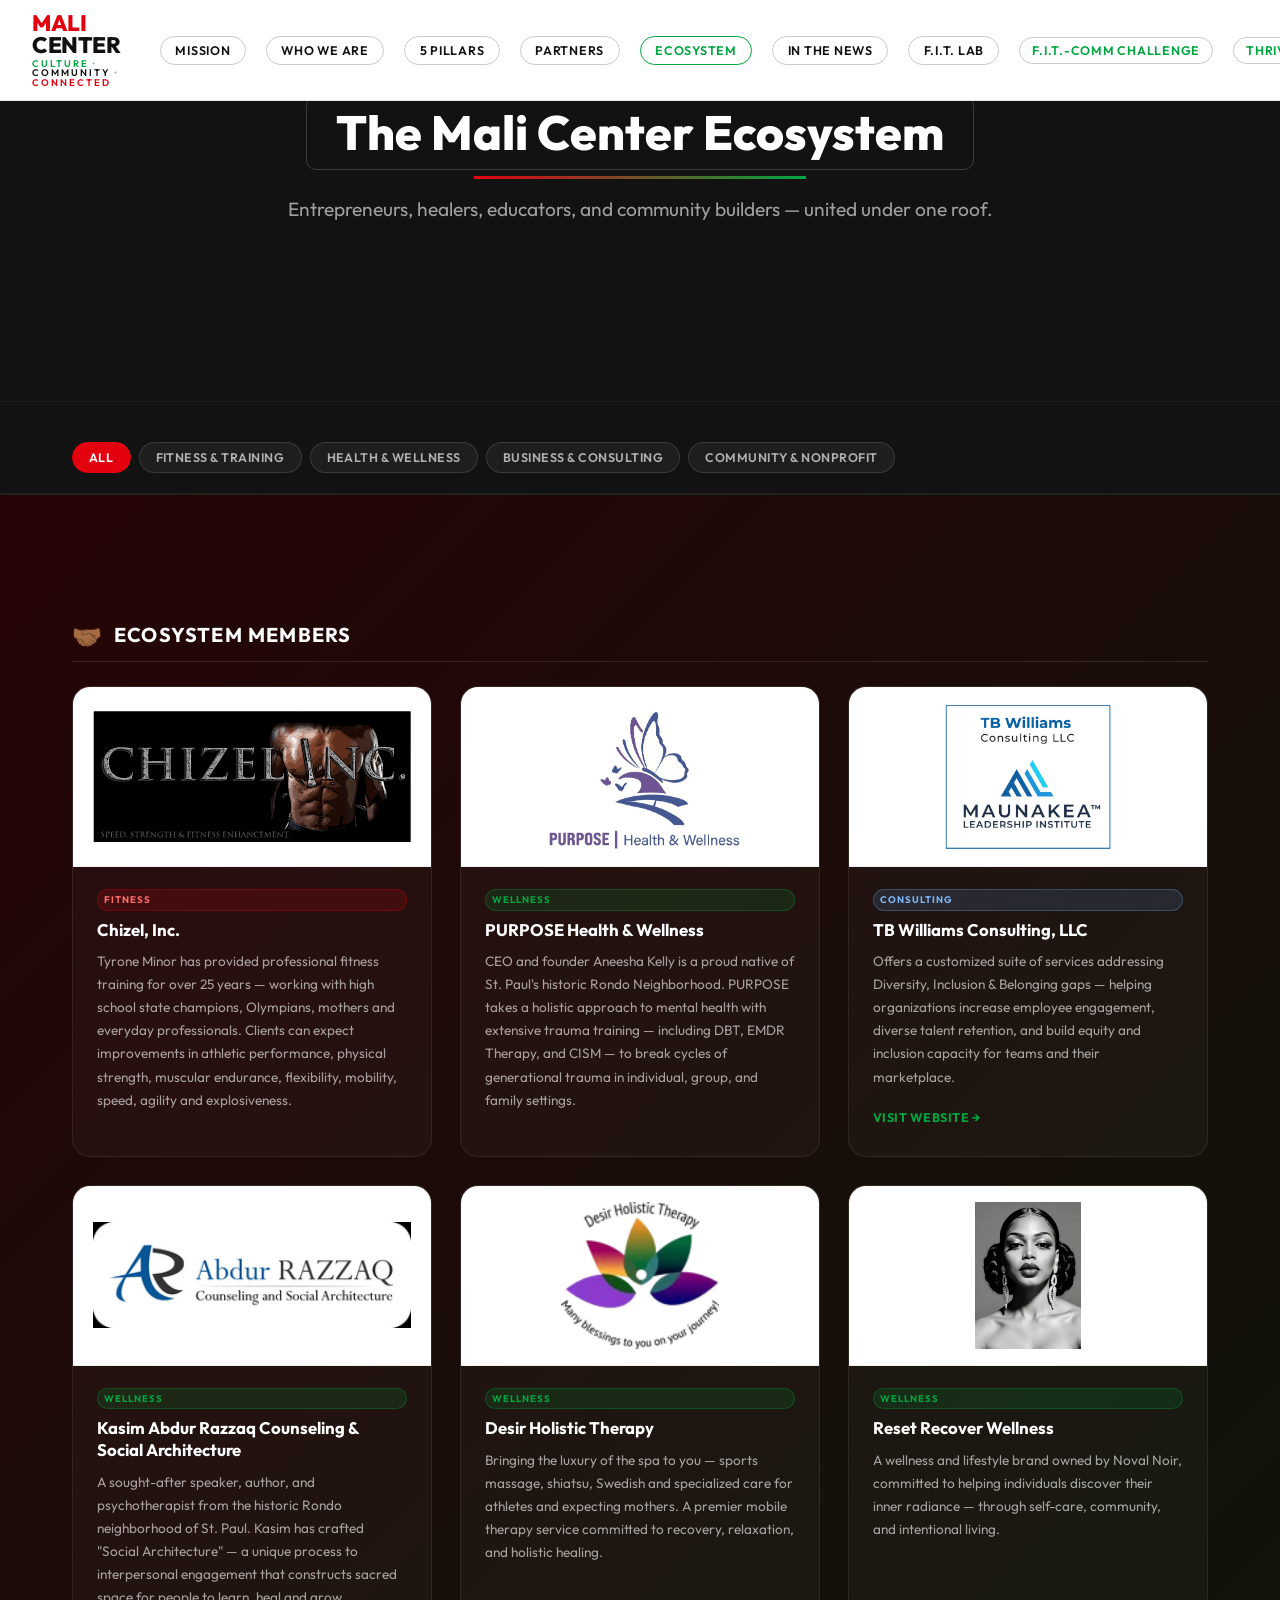
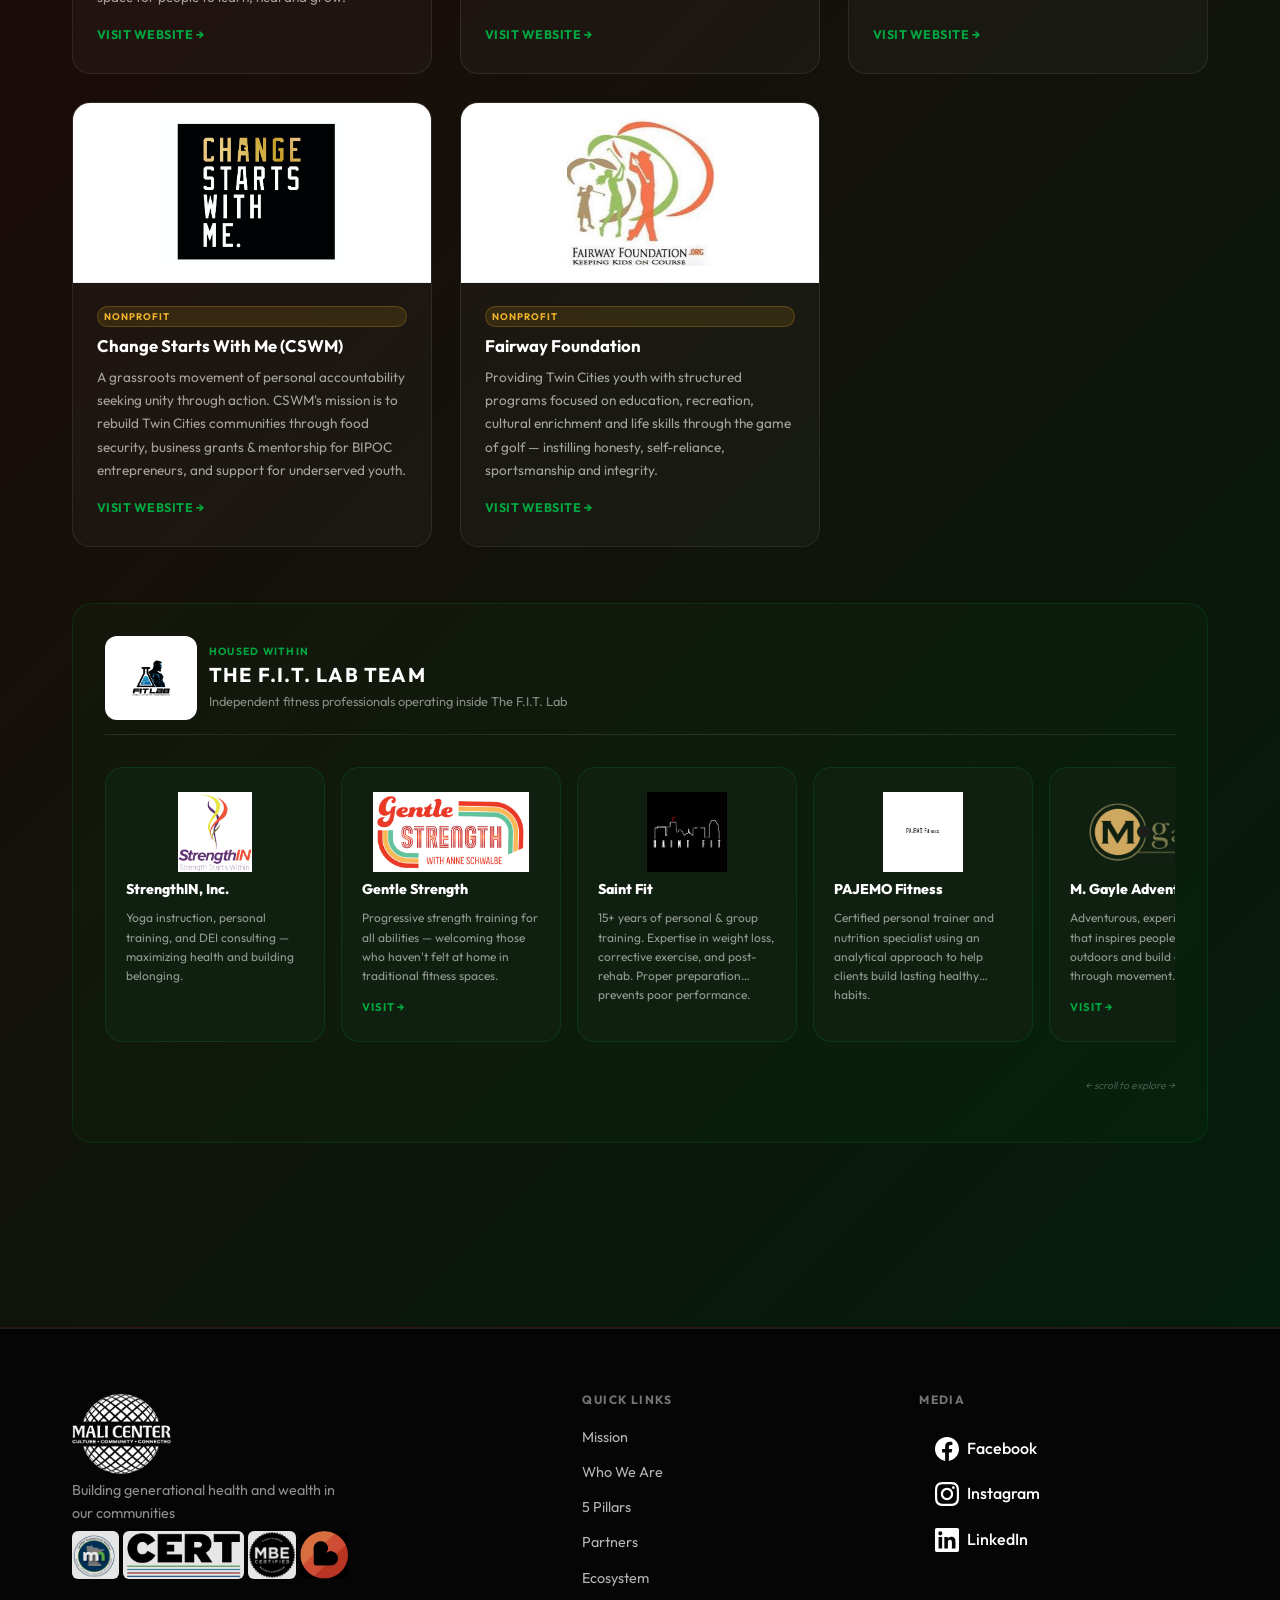
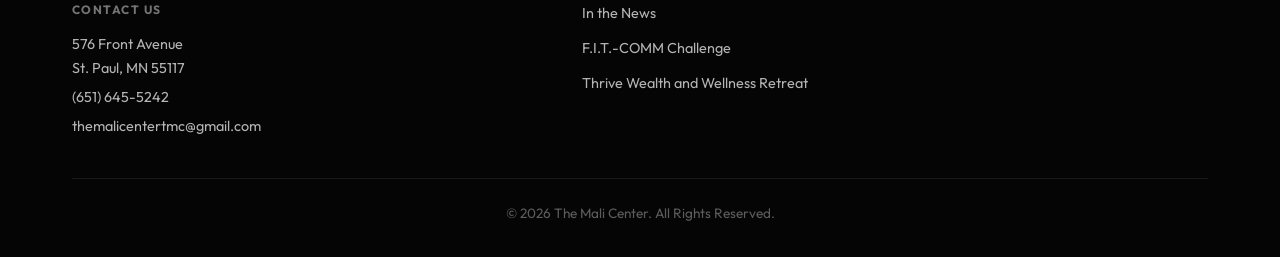
<file: ecosystem.html>
<!DOCTYPE html>
<html lang="en">

<head>
    <meta charset="UTF-8">
    <meta name="viewport" content="width=device-width, initial-scale=1.0">
    <meta name="description" content="The Mali Center Ecosystem — entrepreneurs, wellness professionals, and community builders shaping a healthier, wealthier community.">
    <title>The Mali Center Ecosystem | The Mali Center</title>
    <link rel="preconnect" href="https://fonts.googleapis.com">
    <link rel="preconnect" href="https://fonts.gstatic.com" crossorigin>
    <link href="https://fonts.googleapis.com/css2?family=Outfit:wght@300;400;600;800&family=Playfair+Display:wght@700&display=swap" rel="stylesheet">
    <link rel="icon" type="image/png" sizes="32x32" href="assets/images/MC Symbol PNG Files/MC Logo-01.png">
    <link rel="icon" type="image/png" sizes="192x192" href="assets/images/MC Symbol PNG Files/MC Logo-01.png">
    <link rel="apple-touch-icon" href="assets/images/MC Symbol PNG Files/MC Logo-01.png">
    <link rel="stylesheet" href="style.css">
</head>

<body>
    <!-- Navbar -->
    <nav class="navbar">
        <div class="nav-container">
            <div class="logo">
                <a href="index.html" class="logo-lockup">
                    <div>
                        <h1><span class="mali">MALI</span> <span class="center">CENTER</span></h1>
                        <p class="tagline"><span class="culture">CULTURE</span> &bull; <span class="community">COMMUNITY</span> &bull; <span class="connected">CONNECTED</span></p>
                    </div>
                </a>
            </div>
            <ul class="nav-links">
                <li><a href="index.html#mission-vision">Mission</a></li>
                <li><a href="index.html#about">Who We Are</a></li>
                <li><a href="index.html#pillars">5 Pillars</a></li>
                <li><a href="partners.html">Partners</a></li>
                <li><a href="ecosystem.html" class="nav-active">Ecosystem</a></li>
                <li><a href="media.html">In the News</a></li>
                <li><a href="https://thefitlabinc.com/" target="_blank" rel="noopener noreferrer">F.I.T. Lab</a></li>
                <li><a href="https://fitcommchallenge.com/index.html" target="_blank" rel="noopener noreferrer" class="nav-fitcomm">F.I.T.-COMM Challenge</a></li>
                <li><a href="https://thrivewealthandwellness.com" target="_blank" rel="noopener noreferrer" class="nav-fitcomm">Thrive Wealth and Wellness Retreat</a></li>
            </ul>
            <button class="nav-toggle" aria-label="Toggle menu">
                <span></span>
                <span></span>
                <span></span>
            </button>
        </div>
    </nav>

    <!-- Page Header -->
    <section class="section dark-bg page-header">
        <div class="container text-center">
            <h1 class="section-title reveal">The Mali Center Ecosystem</h1>
            <p class="subtitle reveal">Entrepreneurs, healers, educators, and community builders — united under one roof.</p>
        </div>
    </section>

    <!-- Category Filter -->
    <div class="eco-filter-section accent-bg">
        <div class="container">
            <div class="eco-filter-bar">
                <button class="eco-filter-btn active" data-filter="all">All</button>
                <button class="eco-filter-btn" data-filter="fitness">Fitness &amp; Training</button>
                <button class="eco-filter-btn" data-filter="wellness">Health &amp; Wellness</button>
                <button class="eco-filter-btn" data-filter="consulting">Business &amp; Consulting</button>
                <button class="eco-filter-btn" data-filter="community">Community &amp; Nonprofit</button>
            </div>
        </div>
    </div>

    <!-- Ecosystem Grid -->
    <section class="section accent-bg">
        <div class="container">

            <!-- Ecosystem Members -->
            <div class="eco-category-section" id="eco-section-members">
                <div class="eco-category-header">
                    <span class="eco-category-icon">🤝🏾</span>
                    <h2 class="eco-category-title">Ecosystem Members</h2>
                </div>
                <div class="ecosystem-grid">

                    <div class="eco-card reveal-up" data-type="fitness">
                        <div class="eco-card-logo">
                            <img src="assets/images/Ecosystem_&_community_partner_logos_plus_CERT_&_Targeted_Business_logos/chizel_logo%5B1%5D%20%281%29.svg" alt="Chizel, Inc." onerror="this.parentNode.classList.add('eco-card-logo--fallback');this.style.display='none';this.parentNode.innerHTML='<span>Chizel, Inc.</span>'">
                        </div>
                        <div class="eco-card-body">
                            <span class="eco-type-badge eco-type-fitness">Fitness</span>
                            <h3 class="eco-card-name">Chizel, Inc.</h3>
                            <p class="eco-card-desc">Tyrone Minor has provided professional fitness training for over 25 years — working with high school state champions, Olympians, mothers and everyday professionals. Clients can expect improvements in athletic performance, physical strength, muscular endurance, flexibility, mobility, speed, agility and explosiveness.</p>
                        </div>
                    </div>

                    <div class="eco-card reveal-up" data-type="wellness" style="transition-delay:0.06s">
                        <div class="eco-card-logo">
                            <img src="assets/images/Ecosystem_&_community_partner_logos_plus_CERT_&_Targeted_Business_logos/purpose_logo.jpg" alt="PURPOSE Health &amp; Wellness" onerror="this.parentNode.classList.add('eco-card-logo--fallback');this.style.display='none';this.parentNode.innerHTML='<span>PURPOSE Health &amp; Wellness</span>'">
                        </div>
                        <div class="eco-card-body">
                            <span class="eco-type-badge eco-type-wellness">Wellness</span>
                            <h3 class="eco-card-name">PURPOSE Health &amp; Wellness</h3>
                            <p class="eco-card-desc">CEO and founder Aneesha Kelly is a proud native of St. Paul's historic Rondo Neighborhood. PURPOSE takes a holistic approach to mental health with extensive trauma training — including DBT, EMDR Therapy, and CISM — to break cycles of generational trauma in individual, group, and family settings.</p>
                        </div>
                    </div>

                    <div class="eco-card reveal-up" data-type="consulting" style="transition-delay:0.09s">
                        <div class="eco-card-logo">
                            <img src="assets/images/Ecosystem_&_community_partner_logos_plus_CERT_&_Targeted_Business_logos/TBWC%20and%20MLI%20Logo%20.png" alt="TB Williams Consulting" onerror="this.parentNode.classList.add('eco-card-logo--fallback');this.style.display='none';this.parentNode.innerHTML='<span>TB Williams Consulting</span>'">
                        </div>
                        <div class="eco-card-body">
                            <span class="eco-type-badge eco-type-consulting">Consulting</span>
                            <h3 class="eco-card-name">TB Williams Consulting, LLC</h3>
                            <p class="eco-card-desc">Offers a customized suite of services addressing Diversity, Inclusion &amp; Belonging gaps — helping organizations increase employee engagement, diverse talent retention, and build equity and inclusion capacity for teams and their marketplace.</p>
                            <a href="https://tbwilliamsconsulting.com" target="_blank" rel="noopener noreferrer" class="eco-card-link">Visit Website →</a>
                        </div>
                    </div>

                    <div class="eco-card reveal-up" data-type="wellness" style="transition-delay:0.12s">
                        <div class="eco-card-logo">
                            <img src="assets/images/abdur-razzaq-letter-logo-with-shape-transparent-background.jpeg" alt="Abdur Razzaq Counseling and Social Architecture" onerror="this.parentNode.classList.add('eco-card-logo--fallback');this.style.display='none';this.parentNode.innerHTML='<span>Abdur Razzaq</span>'">
                        </div>
                        <div class="eco-card-body">
                            <span class="eco-type-badge eco-type-wellness">Wellness</span>
                            <h3 class="eco-card-name">Kasim Abdur Razzaq Counseling &amp; Social Architecture</h3>
                            <p class="eco-card-desc">A sought-after speaker, author, and psychotherapist from the historic Rondo neighborhood of St. Paul. Kasim has crafted "Social Architecture" — a unique process to interpersonal engagement that constructs sacred space for people to learn, heal and grow.</p>
                            <a href="https://www.razzaqcounseling.com" target="_blank" rel="noopener noreferrer" class="eco-card-link">Visit Website →</a>
                        </div>
                    </div>

                    <div class="eco-card reveal-up" data-type="wellness" style="transition-delay:0.15s">
                        <div class="eco-card-logo">
                            <img src="assets/images/Ecosystem_&_community_partner_logos_plus_CERT_&_Targeted_Business_logos/logo_Desir-Holistic-Therapy.png" alt="Desir Holistic Therapy" onerror="this.parentNode.classList.add('eco-card-logo--fallback');this.style.display='none';this.parentNode.innerHTML='<span>Desir Holistic Therapy</span>'">
                        </div>
                        <div class="eco-card-body">
                            <span class="eco-type-badge eco-type-wellness">Wellness</span>
                            <h3 class="eco-card-name">Desir Holistic Therapy</h3>
                            <p class="eco-card-desc">Bringing the luxury of the spa to you — sports massage, shiatsu, Swedish and specialized care for athletes and expecting mothers. A premier mobile therapy service committed to recovery, relaxation, and holistic healing.</p>
                            <a href="https://expertbodyhealer.com/" target="_blank" rel="noopener noreferrer" class="eco-card-link">Visit Website →</a>
                        </div>
                    </div>

                    <div class="eco-card reveal-up" data-type="wellness" style="transition-delay:0.18s">
                        <div class="eco-card-logo">
                            <img src="assets/images/Ecosystem_&_community_partner_logos_plus_CERT_&_Targeted_Business_logos/noval_noir_portrait_bw-_OmqKFdp.jpeg" alt="Reset Recover Wellness" onerror="this.parentNode.classList.add('eco-card-logo--fallback');this.style.display='none';this.parentNode.innerHTML='<span>Reset Recover Wellness</span>'">
                        </div>
                        <div class="eco-card-body">
                            <span class="eco-type-badge eco-type-wellness">Wellness</span>
                            <h3 class="eco-card-name">Reset Recover Wellness</h3>
                            <p class="eco-card-desc">A wellness and lifestyle brand owned by Noval Noir, committed to helping individuals discover their inner radiance — through self-care, community, and intentional living.</p>
                            <a href="https://novalnoir.com" target="_blank" rel="noopener noreferrer" class="eco-card-link">Visit Website →</a>
                        </div>
                    </div>

                    <div class="eco-card reveal-up" data-type="community" style="transition-delay:0.21s">
                        <div class="eco-card-logo">
                            <img src="assets/images/Ecosystem_&_community_partner_logos_plus_CERT_&_Targeted_Business_logos/CSWM%20LOGO.png" alt="Change Starts With Me" onerror="this.parentNode.classList.add('eco-card-logo--fallback');this.style.display='none';this.parentNode.innerHTML='<span>Change Starts With Me</span>'">
                        </div>
                        <div class="eco-card-body">
                            <span class="eco-type-badge eco-type-community">Nonprofit</span>
                            <h3 class="eco-card-name">Change Starts With Me (CSWM)</h3>
                            <p class="eco-card-desc">A grassroots movement of personal accountability seeking unity through action. CSWM's mission is to rebuild Twin Cities communities through food security, business grants &amp; mentorship for BIPOC entrepreneurs, and support for underserved youth.</p>
                            <a href="https://changestartswithme.com" target="_blank" rel="noopener noreferrer" class="eco-card-link">Visit Website →</a>
                        </div>
                    </div>

                    <div class="eco-card reveal-up" data-type="community" style="transition-delay:0.24s">
                        <div class="eco-card-logo">
                            <img src="assets/images/Ecosystem_&_community_partner_logos_plus_CERT_&_Targeted_Business_logos/Fairway%20Foundation.png" alt="Fairway Foundation" onerror="this.parentNode.classList.add('eco-card-logo--fallback');this.style.display='none';this.parentNode.innerHTML='<span>Fairway Foundation</span>'">
                        </div>
                        <div class="eco-card-body">
                            <span class="eco-type-badge eco-type-community">Nonprofit</span>
                            <h3 class="eco-card-name">Fairway Foundation</h3>
                            <p class="eco-card-desc">Providing Twin Cities youth with structured programs focused on education, recreation, cultural enrichment and life skills through the game of golf — instilling honesty, self-reliance, sportsmanship and integrity.</p>
                            <a href="https://fairwayfoundation.org" target="_blank" rel="noopener noreferrer" class="eco-card-link">Visit Website →</a>
                        </div>
                    </div>

                </div>
            </div>

            <!-- F.I.T. Lab Team -->
            <div class="eco-category-section eco-fitlab-section" id="eco-section-fitlab">
                <div class="eco-category-header eco-fitlab-header">
                    <div class="eco-fitlab-logo-wrap">
                        <img src="assets/images/Ecosystem_&_community_partner_logos_plus_CERT_&_Targeted_Business_logos/FIT-LAB-LOGO.png" alt="The F.I.T. Lab" class="eco-fitlab-logo">
                    </div>
                    <div>
                        <p class="eco-fitlab-label">Housed Within</p>
                        <h2 class="eco-category-title">The F.I.T. Lab Team</h2>
                        <p class="eco-fitlab-sub">Independent fitness professionals operating inside The F.I.T. Lab</p>
                    </div>
                </div>
                <div class="fitlab-scroll-track">
                    <div class="fitlab-scroll-inner">

                        <div class="fitlab-card" data-type="fitness">
                            <div class="fitlab-card-logo">
                                <img src="assets/images/Ecosystem_&_community_partner_logos_plus_CERT_&_Targeted_Business_logos/StrengthINVertWtagGrey.jpg" alt="StrengthIN, Inc." onerror="this.style.display='none'">
                            </div>
                            <h3 class="fitlab-card-name">StrengthIN, Inc.</h3>
                            <p class="fitlab-card-desc">Yoga instruction, personal training, and DEI consulting — maximizing health and building belonging.</p>
                        </div>

                        <div class="fitlab-card" data-type="fitness">
                            <div class="fitlab-card-logo">
                                <img src="assets/images/Ecosystem_&_community_partner_logos_plus_CERT_&_Targeted_Business_logos/Gentle%20Strength.png" alt="Gentle Strength" onerror="this.style.display='none'">
                            </div>
                            <h3 class="fitlab-card-name">Gentle Strength</h3>
                            <p class="fitlab-card-desc">Progressive strength training for all abilities — welcoming those who haven't felt at home in traditional fitness spaces.</p>
                            <a href="https://www.gentlestrength.info" target="_blank" rel="noopener noreferrer" class="fitlab-card-link">Visit →</a>
                        </div>

                        <div class="fitlab-card" data-type="fitness">
                            <div class="fitlab-card-logo">
                                <img src="assets/images/Ecosystem_&_community_partner_logos_plus_CERT_&_Targeted_Business_logos/Saint%20Fit%20Logo.png" alt="Saint Fit" onerror="this.style.display='none'">
                            </div>
                            <h3 class="fitlab-card-name">Saint Fit</h3>
                            <p class="fitlab-card-desc">15+ years of personal &amp; group training. Expertise in weight loss, corrective exercise, and post-rehab. Proper preparation prevents poor performance.</p>
                        </div>

                        <div class="fitlab-card" data-type="fitness">
                            <div class="fitlab-card-logo">
                                <img src="assets/images/Ecosystem_&_community_partner_logos_plus_CERT_&_Targeted_Business_logos/Pajemo%20Logo%20Original.svg" alt="PAJEMO Fitness" onerror="this.style.display='none'">
                            </div>
                            <h3 class="fitlab-card-name">PAJEMO Fitness</h3>
                            <p class="fitlab-card-desc">Certified personal trainer and nutrition specialist using an analytical approach to help clients build lasting healthy habits.</p>
                        </div>

                        <div class="fitlab-card" data-type="fitness">
                            <div class="fitlab-card-logo">
                                <img src="assets/images/Ecosystem_&_community_partner_logos_plus_CERT_&_Targeted_Business_logos/MGS.png" alt="M. Gayle Adventures" onerror="this.style.display='none'">
                            </div>
                            <h3 class="fitlab-card-name">M. Gayle Adventures</h3>
                            <p class="fitlab-card-desc">Adventurous, experiential fitness that inspires people to get outdoors and build community through movement.</p>
                            <a href="https://mgayleoutdooradventures.com/" target="_blank" rel="noopener noreferrer" class="fitlab-card-link">Visit →</a>
                        </div>

                        <div class="fitlab-card" data-type="fitness">
                            <div class="fitlab-card-logo">
                                <img src="assets/images/Ecosystem_&_community_partner_logos_plus_CERT_&_Targeted_Business_logos/Aspire%20Logo%20Final%20.jpg" alt="Aspire Fitness" onerror="this.style.display='none'">
                            </div>
                            <h3 class="fitlab-card-name">Aspire Fitness</h3>
                            <p class="fitlab-card-desc">Women-owned, judgment-free personal training for all ages, abilities and backgrounds. It is never too late to change your life.</p>
                        </div>

                        <div class="fitlab-card" data-type="fitness">
                            <div class="fitlab-card-logo">
                                <img src="assets/images/Ecosystem_&_community_partner_logos_plus_CERT_&_Targeted_Business_logos/WOWLOGO.png" alt="Workout With Whitney" onerror="this.style.display='none'">
                            </div>
                            <h3 class="fitlab-card-name">WoWW</h3>
                            <p class="fitlab-card-desc">"Come as you are, start where you're at." Women-focused strength training — REAL women, REAL life, BEING well.</p>
                        </div>

                        <div class="fitlab-card" data-type="fitness">
                            <div class="fitlab-card-logo">
                                <img src="assets/images/Ecosystem_&_community_partner_logos_plus_CERT_&_Targeted_Business_logos/FierceFitness.jpg" alt="Fierce Fitness" onerror="this.style.display='none'">
                            </div>
                            <h3 class="fitlab-card-name">Fierce Fitness</h3>
                            <p class="fitlab-card-desc">Certified STRONG by Zumba instructor — her own 40 lb. transformation fuels her passion for helping women achieve their goals.</p>
                        </div>

                        <div class="fitlab-card" data-type="fitness">
                            <div class="fitlab-card-logo">
                                <img src="assets/images/Ecosystem_&_community_partner_logos_plus_CERT_&_Targeted_Business_logos/chizel_logo%5B1%5D%20%281%29.svg" alt="Chizel, Inc." onerror="this.style.display='none'">
                            </div>
                            <h3 class="fitlab-card-name">Chizel, Inc.</h3>
                            <p class="fitlab-card-desc">25+ years of elite-level training. Strength, endurance, explosiveness — from Olympians to everyday pros.</p>
                        </div>

                        <div class="fitlab-card" data-type="fitness">
                            <div class="fitlab-card-logo">
                                <img src="assets/images/2EdgeFitness.jpg" alt="2 Edge Fitness" onerror="this.style.display='none'">
                            </div>
                            <h3 class="fitlab-card-name">2 Edge Fitness</h3>
                            <p class="fitlab-card-desc">Iron sharpens iron. Strength training and coaching with Coach Elisha “E” — NASM Certified Personal Trainer and Pain Free Performance Specialist.</p>
                        </div>

                    </div>
                </div>
                <p class="fitlab-scroll-hint">← scroll to explore →</p>
                </div>

        </div>
    </section>

    <!-- Footer -->
    <footer class="footer">
        <div class="container">
            <div class="footer-inner">
                <div class="footer-brand">
                    <a href="index.html">
                        <img src="assets/images/MALI CENTER LOGO-03.png" alt="The Mali Center" class="logo-img footer-logo-img">
                    </a>
                    <p class="footer-tagline">Building generational health and wealth in our communities</p>
                    <div class="footer-cert-badges">
                        <img src="assets/images/mncert.jpeg" alt="MN Certification" class="footer-cert-img" title="MN Certified">
                        <img src="assets/images/cert.jpeg" alt="Certification" class="footer-cert-img" title="Certified">
                        <img src="assets/images/mbecert.jpeg" alt="MBE Certification" class="footer-cert-img" title="MBE Certified">
                        <img src="assets/images/heart.jpeg" alt="Heart" class="footer-cert-img" title="Heart">
                    </div>
                    <div class="footer-contact">
                        <h3 class="footer-nav-heading">Contact Us</h3>
                        <address>
                            <p>576 Front Avenue<br>St. Paul, MN 55117</p>
                            <p><a href="tel:+16516455242">(651) 645-5242</a></p>
                            <p><a href="mailto:themalicentertmc@gmail.com">themalicentertmc@gmail.com</a></p>
                        </address>
                    </div>
                </div>
                <nav class="footer-nav" aria-label="Footer navigation">
                    <h3 class="footer-nav-heading">Quick Links</h3>
                    <ul>
                        <li><a href="index.html#mission-vision">Mission</a></li>
                        <li><a href="index.html#about">Who We Are</a></li>
                        <li><a href="index.html#pillars">5 Pillars</a></li>
                        <li><a href="partners.html">Partners</a></li>
                        <li><a href="ecosystem.html">Ecosystem</a></li>
                        <li><a href="media.html">In the News</a></li>
                        <li><a href="https://fitcommchallenge.com/index.html" target="_blank" rel="noopener noreferrer">F.I.T.-COMM Challenge</a></li>
                        <li><a href="https://thrivewealthandwellness.com" target="_blank" rel="noopener noreferrer">Thrive Wealth and Wellness Retreat</a></li>
                    </ul>
                </nav>
                <div class="footer-media">
                    <h3 class="footer-nav-heading">Media</h3>
                    <a href="https://www.facebook.com/profile.php?id=61555847968254" target="_blank" rel="noopener noreferrer" class="social-link" aria-label="Facebook">
                        <svg class="social-icon" viewBox="0 0 24 24" fill="currentColor" aria-hidden="true"><path d="M24 12.073c0-6.627-5.373-12-12-12s-12 5.373-12 12c0 5.99 4.388 10.954 10.125 11.854v-8.385H7.078v-3.47h3.047V9.43c0-3.007 1.792-4.669 4.533-4.669 1.312 0 2.686.235 2.686.235v2.953H15.83c-1.491 0-1.956.925-1.956 1.874v2.25h3.328l-.532 3.47h-2.796v8.385C19.612 23.027 24 18.062 24 12.073z"/></svg>
                        <span>Facebook</span>
                    </a>
                    <a href="https://www.instagram.com/themalicenter/" target="_blank" rel="noopener noreferrer" class="social-link" aria-label="Instagram">
                        <svg class="social-icon" viewBox="0 0 24 24" fill="currentColor" aria-hidden="true"><path d="M12 2.163c3.204 0 3.584.012 4.85.07 3.252.148 4.771 1.691 4.919 4.919.058 1.265.069 1.645.069 4.849 0 3.205-.012 3.584-.069 4.849-.149 3.225-1.664 4.771-4.919 4.919-1.266.058-1.644.07-4.85.07-3.204 0-3.584-.012-4.849-.07-3.26-.149-4.771-1.699-4.919-4.92-.058-1.265-.07-1.644-.07-4.849 0-3.204.013-3.583.07-4.849.149-3.227 1.664-4.771 4.919-4.919 1.266-.057 1.645-.069 4.849-.069zm0-2.163c-3.259 0-3.667.014-4.947.072-4.358.2-6.78 2.618-6.98 6.98-.059 1.281-.073 1.689-.073 4.948 0 3.259.014 3.668.072 4.948.2 4.358 2.618 6.78 6.98 6.98 1.281.058 1.689.072 4.948.072 3.259 0 3.668-.014 4.948-.072 4.354-.2 6.782-2.618 6.979-6.98.059-1.28.073-1.689.073-4.948 0-3.259-.014-3.667-.072-4.947-.196-4.354-2.617-6.78-6.979-6.98-1.281-.059-1.69-.073-4.949-.073zm0 5.838c-3.403 0-6.162 2.759-6.162 6.162s2.759 6.163 6.162 6.163 6.162-2.759 6.162-6.163c0-3.403-2.759-6.162-6.162-6.162zm0 10.162c-2.209 0-4-1.79-4-4 0-2.209 1.791-4 4-4s4 1.791 4 4c0 2.21-1.791 4-4 4zm6.406-11.845c-.796 0-1.441.645-1.441 1.44s.645 1.44 1.441 1.44c.795 0 1.439-.645 1.439-1.44s-.644-1.44-1.439-1.44z"/></svg>
                        <span>Instagram</span>
                    </a>
                    <a href="https://www.linkedin.com/company/the-mali-center/" target="_blank" rel="noopener noreferrer" class="social-link" aria-label="LinkedIn">
                        <svg class="social-icon" viewBox="0 0 24 24" fill="currentColor" aria-hidden="true"><path d="M20.447 20.452h-3.554v-5.569c0-1.328-.027-3.037-1.852-3.037-1.853 0-2.136 1.445-2.136 2.939v5.667H9.351V9h3.414v1.561h.046c.477-.9 1.637-1.85 3.37-1.85 3.601 0 4.267 2.37 4.267 5.455v6.286zM5.337 7.433a2.062 2.062 0 01-2.063-2.065 2.064 2.064 0 112.063 2.065zm1.782 13.019H3.555V9h3.564v11.452zM22.225 0H1.771C.792 0 0 .774 0 1.729v20.542C0 23.227.792 24 1.771 24h20.451C23.2 24 24 23.227 24 22.271V1.729C24 .774 23.2 0 22.222 0h.003z"/></svg>
                        <span>LinkedIn</span>
                    </a>
                </div>
            </div>
            <div class="footer-bottom">
                <p>&copy; 2026 The Mali Center. All Rights Reserved.</p>
            </div>
        </div>
    </footer>

    <script src="script.js"></script>
    <script>
        // Ecosystem category filter
        (function() {
            var filterBtns = document.querySelectorAll('.eco-filter-btn');
            var ecoCards = document.querySelectorAll('.eco-card[data-type]');
            var fitlabCards = document.querySelectorAll('.fitlab-card[data-type]');
            var membersSection = document.getElementById('eco-section-members');
            var fitlabSection = document.getElementById('eco-section-fitlab');

            filterBtns.forEach(function(btn) {
                btn.addEventListener('click', function() {
                    filterBtns.forEach(function(b) { b.classList.remove('active'); });
                    btn.classList.add('active');
                    var filter = btn.getAttribute('data-filter');

                    ecoCards.forEach(function(card) {
                        card.style.display = (filter === 'all' || card.getAttribute('data-type') === filter) ? '' : 'none';
                    });

                    fitlabCards.forEach(function(card) {
                        card.style.display = (filter === 'all' || card.getAttribute('data-type') === filter) ? '' : 'none';
                    });

                    if (filter !== 'all') {
                        var visibleInMembers = membersSection.querySelectorAll('.eco-card[data-type="' + filter + '"]').length > 0;
                        var visibleInFitlab = fitlabSection.querySelectorAll('.fitlab-card[data-type="' + filter + '"]').length > 0;
                        membersSection.style.display = visibleInMembers ? '' : 'none';
                        fitlabSection.style.display = visibleInFitlab ? '' : 'none';
                    } else {
                        membersSection.style.display = '';
                        fitlabSection.style.display = '';
                    }
                });
            });
        })();

        // Drag-to-scroll for F.I.T. Lab carousel
        (function() {
            var track = document.querySelector('.fitlab-scroll-track');
            if (!track) return;
            var isDown = false, startX, scrollLeft;
            track.addEventListener('mousedown', function(e) {
                isDown = true;
                track.classList.add('active');
                startX = e.pageX - track.offsetLeft;
                scrollLeft = track.scrollLeft;
            });
            track.addEventListener('mouseleave', function() { isDown = false; track.classList.remove('active'); });
            track.addEventListener('mouseup', function() { isDown = false; track.classList.remove('active'); });
            track.addEventListener('mousemove', function(e) {
                if (!isDown) return;
                e.preventDefault();
                var x = e.pageX - track.offsetLeft;
                var walk = (x - startX) * 1.5;
                track.scrollLeft = scrollLeft - walk;
            });
        })();
    </script>
</body>

</html>
</file>
<file: style.css>
/* --- CSS Reset & Variables --- */
:root {
    /* Brand Colors */
    --clr-black: #050505;
    --clr-dark: #121212;
    --clr-red: #E3000F;
    --clr-green: #00A63F;
    --clr-white: #FFFFFF;
    --clr-gray: #A0A0A0;

    /* Gradients */
    --gradient-accents: linear-gradient(135deg, rgba(227, 0, 15, 0.15) 0%, rgba(0, 166, 63, 0.15) 100%);

    /* Typography */
    --font-main: 'Outfit', sans-serif;
    --font-heading: 'Playfair Display', serif;
    /* For special elegant touch, though Outfit is modern enough. Decided to keep Outfit mostly */

    /* Transitions */
    --trans-smooth: all 0.5s cubic-bezier(0.25, 1, 0.5, 1);
}

* {
    margin: 0;
    padding: 0;
    box-sizing: border-box;
    scroll-behavior: smooth;
}

body {
    background-color: var(--clr-black);
    color: var(--clr-white);
    font-family: var(--font-main);
    line-height: 1.6;
    overflow-x: hidden;
}

/* --- Typography --- */
h1,
h2,
h3,
h4 {
    font-weight: 800;
    line-height: 1.2;
}


.section-title {
    font-size: 3rem;
    margin-bottom: 1.5rem;
    position: relative;
    display: inline-block;
    border: 1.5px solid rgba(255, 255, 255, 0.18);
    border-radius: 10px;
    padding: 0.15em 0.6em;
}

.section-title::after {
    content: '';
    position: absolute;
    bottom: -10px;
    left: 0;
    width: 50%;
    height: 3px;
    background: linear-gradient(90deg, var(--clr-red), var(--clr-green));
}

.text-center .section-title::after {
    left: 25%;
}

p {
    margin-bottom: 1rem;
    color: var(--clr-gray);
    font-size: 1.1rem;
}

.lead-text {
    font-size: 1.5rem;
    font-weight: 300;
    color: var(--clr-white);
    max-width: 900px;
    margin: 0 auto;
    line-height: 1.8;
}

.subtitle {
    font-size: 1.2rem;
    margin-bottom: 3rem;
    color: var(--clr-gray);
}

/* Branding & Logo Colors */
.mali {
    color: var(--clr-red);
}

.center {
    color: #111111;
}

.culture {
    color: var(--clr-green);
    font-size: 0.6rem;
    letter-spacing: 2px;
    font-weight: 600;
}

.community {
    color: #111111;
    font-size: 0.6rem;
    letter-spacing: 2px;
    font-weight: 600;
}

.connected {
    color: var(--clr-red);
    font-size: 0.6rem;
    letter-spacing: 2px;
    font-weight: 600;
}

.highlight-red {
    color: var(--clr-red);
    font-size: 1.5rem;
}

.highlight-green {
    color: var(--clr-green);
    font-size: 1.5rem;
}

.highlight-white {
    color: var(--clr-white);
    font-size: 1.5rem;
}

/* --- Navbar --- */
.navbar {
    position: fixed;
    top: 0;
    width: 100%;
    z-index: 1000;
    padding: 0.75rem 0;
    background: #ffffff;
    backdrop-filter: none;
    -webkit-backdrop-filter: none;
    border-bottom: 1px solid rgba(0, 0, 0, 0.1);
    transition: var(--trans-smooth);
}

.navbar.scrolled {
    padding: 0.5rem 0;
    background: #ffffff;
    box-shadow: 0 4px 20px rgba(0, 0, 0, 0.1);
}

.nav-container {
    max-width: 1400px;
    margin: 0 auto;
    padding: 0 2rem;
    display: flex;
    justify-content: space-between;
    align-items: center;
}

.logo h1 {
    font-size: 1.4rem;
    letter-spacing: -0.5px;
    margin: 0;
    line-height: 1;
}

.logo .tagline {
    margin: 0;
    margin-top: 2px;
    line-height: 1;
    font-size: 0.6rem;
    letter-spacing: 0.1em;
}

.logo {
    padding-right: 2.5rem;
}

.nav-links {
    list-style: none;
    display: flex;
    gap: 1.25rem;
    align-items: center;
    flex-wrap: nowrap;
}

.nav-links li a {
    color: #111111;
    text-decoration: none;
    font-weight: 600;
    font-size: 0.78rem;
    text-transform: uppercase;
    letter-spacing: 0.06em;
    white-space: nowrap;
    transition: color 0.25s ease, background 0.25s ease, border-color 0.25s ease;
    border: 1.5px solid rgba(17, 17, 17, 0.22);
    border-radius: 50px;
    padding: 0.35rem 0.9rem;
}

.nav-links li a:hover {
    color: var(--clr-white);
    background: #111111;
    border-color: #111111;
}

/* --- Hero Section --- */
.hero {
    position: relative;
    height: 100vh;
    display: flex;
    align-items: center;
    justify-content: center;
    text-align: center;
    padding: 0 2rem;
    overflow: hidden;
}

.hero-video {
    position: absolute;
    top: 50%;
    left: 50%;
    min-width: 100%;
    min-height: 100%;
    width: auto;
    height: auto;
    z-index: -2;
    transform: translateX(-50%) translateY(-50%);
    -webkit-transform: translateX(-50%) translateY(-50%);
    object-fit: cover;
    -webkit-object-fit: cover;
}
/* iOS: prevent video from overflowing and ensure inline playback */
@supports (-webkit-touch-callout: none) {
    .hero-video {
        min-height: 100vh;
        min-width: 100vw;
        height: 100%;
        width: 100%;
    }
}

.hero-overlay {
    position: absolute;
    top: 0;
    left: 0;
    width: 100%;
    height: 100%;
    background: linear-gradient(to bottom, rgba(5, 5, 5, 0.6) 0%, rgba(5, 5, 5, 1) 100%);
    z-index: -1;
}

.hero-content {
    max-width: 900px;
    margin-top: 4rem;
}

.hero-title {
    font-size: 4.5rem;
    margin-bottom: 1.5rem;
    background: linear-gradient(to right, #fff, #aaa);
    -webkit-background-clip: text;
    background-clip: text;
    -webkit-text-fill-color: transparent;
    text-shadow: 0 10px 30px rgba(0, 0, 0, 0.5);
}

.hero-subtitle {
    font-size: 1.5rem;
    color: var(--clr-gray);
    margin-bottom: 3rem;
    max-width: 700px;
    margin-left: auto;
    margin-right: auto;
}

.hero-buttons {
    display: flex;
    gap: 1.5rem;
    justify-content: center;
}

/* Buttons */
.btn {
    text-decoration: none;
    padding: 1rem 2.5rem;
    border-radius: 50px;
    font-weight: 600;
    font-size: 1rem;
    letter-spacing: 1px;
    transition: var(--trans-smooth);
    border: 2px solid transparent;
    cursor: pointer;
    display: inline-block;
}

.btn-primary {
    background-color: var(--clr-red);
    color: var(--clr-white);
    box-shadow: 0 4px 20px rgba(227, 0, 15, 0.4);
}

.btn-primary:hover {
    background-color: transparent;
    border-color: var(--clr-red);
    box-shadow: 0 0 30px rgba(227, 0, 15, 0.6);
    transform: translateY(-3px);
}

.btn-secondary {
    background-color: transparent;
    border-color: var(--clr-white);
    color: var(--clr-white);
}

.btn-secondary:hover {
    background-color: var(--clr-white);
    color: var(--clr-black);
    transform: translateY(-3px);
}

/* --- Layout Sections --- */
.section {
    padding: 8rem 0;
    position: relative;
}

.container {
    max-width: 1200px;
    margin: 0 auto;
    padding: 0 2rem;
}

.text-center {
    text-align: center;
}

.dark-bg {
    background-color: var(--clr-dark);
}

.accent-bg {
    background: var(--gradient-accents);
    border-top: 1px solid rgba(255, 255, 255, 0.05);
    border-bottom: 1px solid rgba(255, 255, 255, 0.05);
}

.split-layout {
    display: grid;
    grid-template-columns: 1fr 1fr;
    gap: 4rem;
    align-items: center;
}

.grid-2 {
    display: grid;
    grid-template-columns: 1fr 1fr;
    gap: 3rem;
}

/* Glass Cards */
.glass-card {
    background: rgba(255, 255, 255, 0.03);
    border-radius: 20px;
    padding: 3rem;
    border: 1px solid rgba(255, 255, 255, 0.08);
    backdrop-filter: blur(10px);
    -webkit-backdrop-filter: blur(10px);
    transition: transform 0.3s ease, box-shadow 0.3s ease;
    position: relative;
    overflow: hidden;
}

.glass-card:hover {
    transform: translateY(-5px);
    box-shadow: 0 10px 40px rgba(0, 0, 0, 0.4);
}

.card-title {
    font-size: 2rem;
    margin-bottom: 2rem;
}

/* Decorative Card / Image Collage */
.decorative-card {
    min-height: 400px;
    display: flex;
    flex-direction: column;
    justify-content: center;
    align-items: center;
    text-align: center;
    border: 1px solid rgba(227, 0, 15, 0.3);
}

/* We Believe stacked images */
.believe-img-stack {
    display: flex;
    flex-direction: column;
    gap: 1.25rem;
    min-height: unset;
    position: static;
}

.believe-img-top,
.believe-img-bottom {
    position: static !important;
    width: 100% !important;
    height: 260px;
    object-fit: cover;
    border-radius: 20px;
    display: block;
    box-shadow: 0 15px 35px rgba(0, 0, 0, 0.6);
}

.believe-img-bottom {
    border: 2px solid var(--clr-green);
    box-shadow: 0 20px 40px rgba(0, 0, 0, 0.6);
}

.image-collage {
    position: relative;
    width: 100%;
    min-height: 450px;
    display: flex;
    justify-content: center;
    align-items: center;
}

.collage-img {
    position: absolute;
    border-radius: 15px;
    box-shadow: 0 15px 35px rgba(0, 0, 0, 0.5);
    border: 2px solid rgba(255, 255, 255, 0.1);
    object-fit: cover;
    transition: var(--trans-smooth);
}

.collage-img:hover {
    transform: scale(1.05) translateY(-5px) !important;
    z-index: 10 !important;
    border-color: var(--clr-red);
    box-shadow: 0 20px 40px rgba(227, 0, 15, 0.4);
}

.img-1 {
    width: 65%;
    height: 320px;
    top: 0;
    left: 0;
    z-index: 3;
    transform: rotate(-3deg);
}

.img-2 {
    width: 60%;
    height: 280px;
    bottom: 20px;
    right: 0;
    z-index: 2;
    transform: rotate(4deg);
}

.img-3 {
    width: 55%;
    height: 250px;
    top: 50px;
    left: 20%;
    z-index: 1;
    transform: rotate(1deg);
}

.glow-orb {
    position: absolute;
    width: 250px;
    height: 250px;
    background: radial-gradient(circle, rgba(0, 166, 63, 0.3) 0%, transparent 70%);
    border-radius: 50%;
    top: 50%;
    left: 50%;
    transform: translate(-50%, -50%);
    filter: blur(30px);
}

.decorative-card::before {
    content: '';
    position: absolute;
    bottom: -50px;
    left: -50px;
    width: 200px;
    height: 200px;
    background: radial-gradient(circle, rgba(227, 0, 15, 0.2) 0%, transparent 70%);
    border-radius: 50%;
    filter: blur(20px);
}

ul.principles-list {
    list-style: none;
}

ul.principles-list li {
    margin-bottom: 2rem;
}

.value-item {
    margin-bottom: 1.5rem;
}

.value-item h4 {
    margin-bottom: 0.5rem;
}

/* Pillars */
.pillars-grid {
    display: grid;
    grid-template-columns: repeat(5, 1fr);
    gap: 1.25rem;
    align-items: start;
}

.pillar-card {
    background: rgba(255, 255, 255, 0.03);
    border: 1px solid rgba(255, 255, 255, 0.08);
    border-radius: 18px;
    overflow: hidden;
    transition: transform 0.35s ease, box-shadow 0.35s ease;
    text-align: left;
}

.pillar-card:hover {
    transform: translateY(-8px);
    box-shadow: 0 24px 50px rgba(0, 0, 0, 0.55);
}

.pillar-card-image {
    position: relative;
    width: 100%;
    height: 200px;
    overflow: hidden;
}

.pillar-card-image img {
    width: 100%;
    height: 100%;
    object-fit: cover;
    display: block;
    transition: transform 0.5s ease;
}

.pillar-card:hover .pillar-card-image img {
    transform: scale(1.07);
}

.pillar-card-overlay {
    position: absolute;
    inset: 0;
    background: linear-gradient(to bottom, transparent 35%, rgba(0,0,0,0.6) 100%);
    pointer-events: none;
}

.pillar-card-badge {
    position: absolute;
    bottom: 0.75rem;
    left: 0.85rem;
    font-size: 0.65rem;
    font-weight: 700;
    letter-spacing: 0.12em;
    text-transform: uppercase;
    padding: 0.22rem 0.6rem;
    border-radius: 20px;
}

.pillar-red   { background: rgba(227, 0, 15, 0.9);  color: #fff; }
.pillar-green { background: rgba(0, 166, 63, 0.9);  color: #fff; }
.pillar-white { background: rgba(255,255,255,0.9);  color: #111; }

.pillar-card-body {
    padding: 1.2rem 1.25rem 1.5rem;
}

.pillar-accent {
    height: 3px;
    width: 32px;
    border-radius: 2px;
    margin-bottom: 0.7rem;
}

.pillar-accent-red   { background: var(--clr-red);   }
.pillar-accent-green { background: var(--clr-green); }
.pillar-accent-white { background: #fff; }

.pillar-card h3 {
    margin-bottom: 0.5rem;
    font-size: 1.1rem;
    font-weight: 700;
    color: var(--clr-white);
}

.pillar-card p {
    font-size: 0.85rem;
    line-height: 1.6;
    color: rgba(255,255,255,0.65);
    margin: 0;
}

.red-glow   { text-shadow: 0 0 20px rgba(227, 0, 15, 0.8); }
.green-glow { text-shadow: 0 0 20px rgba(0, 166, 63, 0.8); }
.white-glow { text-shadow: 0 0 20px rgba(255, 255, 255, 0.8); }

/* Mission & Vision */
.mission-vision-section {
    position: relative;
    overflow: hidden;
}

.mv-bg-layer {
    position: absolute;
    inset: 0;
    z-index: 0;
}

.mv-bg-layer img {
    position: absolute;
    left: 0;
    top: -20%;
    width: 100%;
    height: 140%;
    object-fit: cover;
}

.mv-bg-mobile { display: none; }
.mv-bg-desktop { display: block; }

@media (max-width: 768px) {
    .mv-bg-desktop { display: none; }
    .mv-bg-mobile  { display: block; }
}

.mv-bg-overlay {
    position: absolute;
    inset: 0;
    background: rgba(0, 0, 0, 0.78);
    z-index: 1;
}

.mv-content {
    position: relative;
    z-index: 2;
}

.mission-vision-grid {
    display: grid;
    grid-template-columns: 1fr 1fr;
    gap: 2rem;
    margin-top: 3rem;
}

.mv-card {
    background: rgba(255, 255, 255, 0.03);
    border: 1px solid rgba(255, 255, 255, 0.08);
    border-radius: 20px;
    padding: 2.5rem;
    position: relative;
    overflow: hidden;
    transition: transform 0.3s ease, box-shadow 0.3s ease;
}

.mv-card:hover {
    transform: translateY(-4px);
    box-shadow: 0 20px 50px rgba(0, 0, 0, 0.4);
}

.mv-label {
    display: inline-block;
    font-size: 0.7rem;
    font-weight: 800;
    letter-spacing: 0.18em;
    text-transform: uppercase;
    padding: 0.3rem 0.9rem;
    border-radius: 20px;
    margin-bottom: 1.5rem;
}

.mv-label-red {
    background: rgba(227, 0, 15, 0.15);
    color: var(--clr-red);
    border: 1px solid rgba(227, 0, 15, 0.3);
}

.mv-label-green {
    background: rgba(0, 166, 63, 0.12);
    color: var(--clr-green);
    border: 1px solid rgba(0, 166, 63, 0.3);
}

.mv-statement {
    font-size: 1.15rem;
    line-height: 1.75;
    color: rgba(255, 255, 255, 0.9);
    font-weight: 400;
    margin: 0 0 1rem;
}

.mv-aspire {
    font-size: 0.95rem;
    line-height: 1.75;
    color: rgba(255, 255, 255, 0.6);
    margin: 0;
    padding-top: 1rem;
    border-top: 1px solid rgba(255, 255, 255, 0.08);
}

@media (max-width: 768px) {
    .mission-vision-grid {
        grid-template-columns: 1fr;
    }
}

/* Ecosystem page */
.ecosystem-grid {
    display: grid;
    grid-template-columns: repeat(3, 1fr);
    gap: 1.75rem;
}

.eco-card {
    background: rgba(255, 255, 255, 0.03);
    border: 1px solid rgba(255, 255, 255, 0.08);
    border-radius: 18px;
    overflow: hidden;
    display: flex;
    flex-direction: column;
    transition: transform 0.3s ease, box-shadow 0.3s ease, border-color 0.3s ease;
}

.eco-card:hover {
    transform: translateY(-6px);
    box-shadow: 0 22px 50px rgba(0, 0, 0, 0.5);
    border-color: rgba(255, 255, 255, 0.18);
}

.eco-card-image {
    width: 100%;
    height: 200px;
    overflow: hidden;
    flex-shrink: 0;
}

.eco-card-image img {
    width: 100%;
    height: 100%;
    object-fit: cover;
    display: block;
    transition: transform 0.5s ease;
}

.eco-card:hover .eco-card-image img {
    transform: scale(1.05);
}

.eco-card-image--placeholder {
    background: linear-gradient(135deg, rgba(227, 0, 15, 0.15) 0%, rgba(0, 166, 63, 0.15) 100%);
    border-bottom: 1px solid rgba(255, 255, 255, 0.08);
    display: flex;
    align-items: center;
    justify-content: center;
}

.eco-card-image--placeholder span {
    font-size: 0.8rem;
    font-weight: 700;
    text-transform: uppercase;
    letter-spacing: 0.1em;
    color: rgba(255, 255, 255, 0.3);
    text-align: center;
    padding: 0 1rem;
}

.eco-card-body {
    padding: 1.4rem 1.5rem 1.75rem;
    display: flex;
    flex-direction: column;
    flex: 1;
}

.eco-card-name {
    font-size: 1.05rem;
    font-weight: 700;
    color: var(--clr-white);
    margin-bottom: 0.6rem;
    line-height: 1.3;
}

.eco-card-desc {
    font-size: 0.85rem;
    line-height: 1.7;
    color: rgba(255, 255, 255, 0.6);
    margin: 0 0 1rem;
    flex: 1;
}

.eco-card-link {
    display: inline-block;
    font-size: 0.78rem;
    font-weight: 700;
    color: var(--clr-green);
    text-decoration: none;
    letter-spacing: 0.04em;
    text-transform: uppercase;
    transition: letter-spacing 0.2s ease;
    margin-top: auto;
}

.eco-card:hover .eco-card-link {
    letter-spacing: 0.1em;
}

/* Ecosystem logo card */
.eco-card-logo {
    width: 100%;
    height: 180px;
    background: #fff;
    display: flex;
    align-items: center;
    justify-content: center;
    padding: 1rem 1.25rem;
    flex-shrink: 0;
    overflow: hidden;
    border-bottom: 1px solid rgba(0, 0, 0, 0.06);
}

.eco-card-logo img {
    width: 100%;
    height: 100%;
    object-fit: contain;
    display: block;
}

.eco-card-logo--fallback {
    background: linear-gradient(135deg, rgba(227, 0, 15, 0.12) 0%, rgba(0, 166, 63, 0.12) 100%);
    border-bottom: 1px solid rgba(255, 255, 255, 0.08) !important;
}

.eco-card-logo--fallback span {
    font-size: 0.8rem;
    font-weight: 700;
    text-transform: uppercase;
    letter-spacing: 0.1em;
    color: rgba(255, 255, 255, 0.45);
    text-align: center;
    padding: 0 1rem;
}

/* F.I.T. Lab section */
.eco-fitlab-section {
    background: rgba(0, 166, 63, 0.04);
    border: 1px solid rgba(0, 166, 63, 0.15);
    border-radius: 20px;
    padding: 2rem;
}

.eco-fitlab-header {
    display: flex;
    align-items: center;
    gap: 1.5rem;
    margin-bottom: 1.75rem;
    padding-bottom: 1.25rem;
    border-bottom: 1px solid rgba(0, 166, 63, 0.2);
    flex-wrap: wrap;
}

.eco-fitlab-logo-wrap {
    background: #fff;
    border-radius: 12px;
    padding: 0.75rem 1rem;
    flex-shrink: 0;
}

.eco-fitlab-logo {
    height: 60px;
    width: auto;
    display: block;
}

.eco-fitlab-label {
    font-size: 0.65rem;
    font-weight: 700;
    text-transform: uppercase;
    letter-spacing: 0.12em;
    color: var(--clr-green);
    margin: 0 0 0.2rem;
}

.eco-fitlab-sub {
    font-size: 0.8rem;
    color: rgba(255, 255, 255, 0.5);
    margin: 0.25rem 0 0;
}

.eco-card--fitlab {
    border-color: rgba(0, 166, 63, 0.15);
}

.eco-card--fitlab:hover {
    border-color: rgba(0, 166, 63, 0.35);
}

/* ===== ECOSYSTEM BENTO GRID ===== */
.eco-category-sub {
    font-size: 0.72rem;
    color: rgba(255,255,255,0.35);
    font-style: italic;
    margin: 0 0 0 auto;
    align-self: center;
}

.eco-bento-grid {
    display: grid;
    grid-template-columns: repeat(3, 1fr);
    grid-auto-rows: 260px;
    gap: 1rem;
}

.eco-bento-card {
    position: relative;
    border-radius: 20px;
    overflow: hidden;
    background: #161616;
    border: 1px solid rgba(255,255,255,0.06);
    cursor: pointer;
    transition: transform 0.3s ease, box-shadow 0.3s ease;
}

.eco-bento-card:hover {
    transform: translateY(-3px);
    box-shadow: 0 24px 60px rgba(0,0,0,0.6);
}

.eco-bento-card--wide {
    grid-column: span 2;
}

/* Front face */
.eco-bento-face {
    position: absolute;
    inset: 0;
    display: flex;
    flex-direction: column;
    align-items: center;
    justify-content: center;
    padding: 1.75rem 1.25rem 1.25rem;
    gap: 0.6rem;
    transition: opacity 0.3s ease;
}

.eco-bento-card:hover .eco-bento-face {
    opacity: 0;
    pointer-events: none;
}

.eco-bento-logo-wrap {
    width: 130px;
    height: 90px;
    display: flex;
    align-items: center;
    justify-content: center;
    flex-shrink: 0;
}

.eco-bento-logo-wrap img {
    max-width: 100%;
    max-height: 100%;
    object-fit: contain;
    display: block;
}

.eco-bento-logo-wrap--portrait {
    width: 80px;
    height: 80px;
    border-radius: 50%;
    overflow: hidden;
}

.eco-bento-logo-wrap--portrait img {
    width: 100%;
    height: 100%;
    object-fit: cover;
}

.eco-bento-name {
    font-size: 0.82rem;
    font-weight: 700;
    color: rgba(255,255,255,0.85);
    text-align: center;
    line-height: 1.3;
}

/* Hover reveal back */
.eco-bento-back {
    position: absolute;
    inset: 0;
    padding: 1.5rem;
    display: flex;
    flex-direction: column;
    justify-content: flex-end;
    gap: 0.4rem;
    transform: translateY(100%);
    transition: transform 0.38s cubic-bezier(0.25, 0.46, 0.45, 0.94);
}

.eco-bento-card:hover .eco-bento-back {
    transform: translateY(0);
}

.eco-bento-back--fitness {
    background: linear-gradient(155deg, #6b0007 0%, #c8001a 100%);
}

.eco-bento-back--wellness {
    background: linear-gradient(155deg, #004a1a 0%, #007a30 100%);
}

.eco-bento-back--consulting {
    background: linear-gradient(155deg, #0d2a47 0%, #1a5a8a 100%);
}

.eco-bento-back--community {
    background: linear-gradient(155deg, #4a2e00 0%, #9a6200 100%);
}

.eco-bento-back-name {
    font-size: 1rem;
    font-weight: 800;
    color: #fff;
    line-height: 1.25;
    margin: 0.2rem 0 0.3rem;
}

.eco-bento-back-desc {
    font-size: 0.78rem;
    color: rgba(255,255,255,0.88);
    line-height: 1.6;
    margin: 0;
    display: -webkit-box;
    -webkit-line-clamp: 5;
    -webkit-box-orient: vertical;
    overflow: hidden;
    flex: 1;
}

.eco-bento-back-link {
    display: inline-block;
    color: rgba(255,255,255,0.95);
    font-size: 0.72rem;
    font-weight: 700;
    text-transform: uppercase;
    letter-spacing: 0.1em;
    text-decoration: none;
    border-bottom: 1px solid rgba(255,255,255,0.4);
    padding-bottom: 2px;
    align-self: flex-start;
    margin-top: 0.3rem;
    transition: border-color 0.2s;
}

.eco-bento-back-link:hover {
    border-color: rgba(255,255,255,0.9);
}

/* Full-width featured card */
.eco-bento-card--featured {
    grid-column: span 3;
    grid-row: auto;
    height: 160px;
}

.eco-bento-featured-inner {
    display: flex;
    align-items: center;
    gap: 2.5rem;
    height: 100%;
    padding: 1.5rem 2rem;
}

.eco-bento-featured-logo {
    width: 120px;
    height: 80px;
    flex-shrink: 0;
    display: flex;
    align-items: center;
    justify-content: center;
}

.eco-bento-featured-logo img {
    max-width: 100%;
    max-height: 100%;
    object-fit: contain;
}

.eco-bento-featured-content {
    display: flex;
    flex-direction: column;
    gap: 0.3rem;
}

.eco-bento-featured-name {
    font-size: 1.15rem;
    font-weight: 800;
    color: #fff;
    margin: 0.2rem 0;
}

.eco-bento-featured-desc {
    font-size: 0.8rem;
    color: rgba(255,255,255,0.6);
    line-height: 1.55;
    margin: 0;
    max-width: 680px;
}

/* ===== F.I.T. LAB HORIZONTAL SCROLL ===== */
.fitlab-scroll-track {
    overflow-x: auto;
    overflow-y: visible;
    padding-bottom: 1.25rem;
    scrollbar-width: thin;
    scrollbar-color: rgba(0,166,63,0.4) rgba(255,255,255,0.05);
    cursor: grab;
}

.fitlab-scroll-track:active {
    cursor: grabbing;
}

.fitlab-scroll-track::-webkit-scrollbar {
    height: 4px;
}

.fitlab-scroll-track::-webkit-scrollbar-track {
    background: rgba(255,255,255,0.05);
    border-radius: 2px;
}

.fitlab-scroll-track::-webkit-scrollbar-thumb {
    background: rgba(0,166,63,0.4);
    border-radius: 2px;
}

.fitlab-scroll-inner {
    display: flex;
    gap: 1rem;
    padding: 0.5rem 0 0.5rem;
    width: max-content;
}

.fitlab-card {
    width: 220px;
    flex-shrink: 0;
    background: #0f1f10;
    border: 1px solid rgba(0,166,63,0.18);
    border-radius: 18px;
    padding: 1.5rem 1.25rem;
    display: flex;
    flex-direction: column;
    gap: 0.6rem;
    transition: transform 0.25s ease, border-color 0.25s ease, box-shadow 0.25s ease;
}

.fitlab-card:hover {
    transform: translateY(-4px);
    border-color: rgba(0,166,63,0.45);
    box-shadow: 0 16px 40px rgba(0,0,0,0.5);
}

.fitlab-card-logo {
    width: 100%;
    height: 80px;
    display: flex;
    align-items: center;
    justify-content: center;
    flex-shrink: 0;
}

.fitlab-card-logo img {
    max-width: 100%;
    max-height: 100%;
    object-fit: contain;
    display: block;
}

.fitlab-card-name {
    font-size: 0.88rem;
    font-weight: 800;
    color: #fff;
    margin: 0;
    line-height: 1.25;
}

.fitlab-card-desc {
    font-size: 0.75rem;
    color: rgba(255,255,255,0.55);
    line-height: 1.6;
    margin: 0;
    flex: 1;
    display: -webkit-box;
    -webkit-line-clamp: 4;
    -webkit-box-orient: vertical;
    overflow: hidden;
}

.fitlab-card-link {
    display: inline-block;
    font-size: 0.7rem;
    font-weight: 700;
    text-transform: uppercase;
    letter-spacing: 0.08em;
    color: var(--clr-green);
    text-decoration: none;
    margin-top: auto;
    padding-top: 0.25rem;
    transition: letter-spacing 0.2s ease;
}

.fitlab-card-link:hover {
    letter-spacing: 0.14em;
}

/* Drag-to-scroll indicator */
.fitlab-scroll-hint {
    text-align: right;
    font-size: 0.65rem;
    color: rgba(255,255,255,0.25);
    margin-top: 0.5rem;
    font-style: italic;
}

/* Responsive bento */
@media (max-width: 900px) {
    .eco-bento-grid {
        grid-template-columns: repeat(2, 1fr);
        grid-auto-rows: 230px;
    }
    .eco-bento-card--wide {
        grid-column: span 2;
    }
    .eco-bento-card--featured {
        grid-column: span 2;
        height: auto;
    }
    .eco-bento-featured-inner {
        flex-direction: column;
        gap: 1rem;
        padding: 1.25rem;
        height: auto;
    }
}

@media (max-width: 580px) {
    .eco-bento-grid {
        grid-template-columns: 1fr 1fr;
        grid-auto-rows: 200px;
        gap: 0.65rem;
    }
    .eco-bento-card--wide,
    .eco-bento-card--featured {
        grid-column: span 2;
    }
    .eco-bento-back {
        padding: 1rem;
    }
    .eco-bento-back-name {
        font-size: 0.85rem;
    }
    .eco-bento-back-desc {
        font-size: 0.72rem;
        -webkit-line-clamp: 4;
    }
    .eco-bento-card:hover .eco-bento-face {
        opacity: 0;
    }
}

/* Ecosystem filter bar */
.eco-filter-section {
    padding: 2.5rem 0 0;
    position: sticky;
    top: 70px;
    z-index: 90;
    background: var(--clr-dark);
    border-bottom: 1px solid rgba(255, 255, 255, 0.07);
}

.eco-filter-bar {
    display: flex;
    flex-wrap: wrap;
    gap: 0.5rem;
    padding-bottom: 1.25rem;
    align-items: center;
}

.eco-filter-btn {
    background: rgba(255, 255, 255, 0.05);
    border: 1px solid rgba(255, 255, 255, 0.12);
    color: rgba(255, 255, 255, 0.65);
    padding: 0.45rem 1rem;
    border-radius: 50px;
    font-size: 0.78rem;
    font-weight: 600;
    letter-spacing: 0.04em;
    text-transform: uppercase;
    cursor: pointer;
    transition: all 0.2s ease;
    font-family: inherit;
    white-space: nowrap;
}

.eco-filter-btn:hover {
    background: rgba(255, 255, 255, 0.1);
    color: var(--clr-white);
    border-color: rgba(255, 255, 255, 0.25);
}

.eco-filter-btn.active {
    background: var(--clr-red);
    border-color: var(--clr-red);
    color: #fff;
}

/* Ecosystem category sections */
.eco-category-section {
    margin-bottom: 3.5rem;
    transition: opacity 0.3s ease;
}

.eco-category-section.hidden {
    display: none;
}

.eco-category-header {
    display: flex;
    align-items: center;
    gap: 0.75rem;
    margin-bottom: 1.5rem;
    padding-bottom: 0.875rem;
    border-bottom: 1px solid rgba(255, 255, 255, 0.1);
}

.eco-category-icon {
    font-size: 1.5rem;
    line-height: 1;
}

.eco-category-title {
    font-size: 1.25rem;
    font-weight: 700;
    color: var(--clr-white);
    text-transform: uppercase;
    letter-spacing: 0.06em;
    margin: 0;
}

/* Category tags on cards */
.eco-cat-tag {
    display: inline-block;
    font-size: 0.65rem;
    font-weight: 700;
    text-transform: uppercase;
    letter-spacing: 0.1em;
    padding: 0.2rem 0.6rem;
    border-radius: 4px;
    margin-bottom: 0.5rem;
    background: rgba(0, 166, 63, 0.2);
    color: var(--clr-green);
    border: 1px solid rgba(0, 166, 63, 0.3);
}

.eco-cat-tag--red {
    background: rgba(227, 0, 15, 0.2);
    color: #ff6b6b;
    border-color: rgba(227, 0, 15, 0.3);
}

.eco-cat-tag--white {
    background: rgba(255, 255, 255, 0.08);
    color: rgba(255, 255, 255, 0.75);
    border-color: rgba(255, 255, 255, 0.15);
}

/* Ecosystem type badges (for filter) */
.eco-type-badge {
    display: inline-block;
    font-size: 0.6rem;
    font-weight: 700;
    text-transform: uppercase;
    letter-spacing: 0.1em;
    padding: 0.2em 0.65em;
    border-radius: 99px;
    margin-bottom: 0.5rem;
}

.eco-type-fitness {
    background: rgba(227, 0, 15, 0.15);
    color: #ff6b6b;
    border: 1px solid rgba(227, 0, 15, 0.3);
}

.eco-type-wellness {
    background: rgba(0, 166, 63, 0.15);
    color: var(--clr-green);
    border: 1px solid rgba(0, 166, 63, 0.3);
}

.eco-type-consulting {
    background: rgba(100, 160, 230, 0.15);
    color: #7ab8f5;
    border: 1px solid rgba(100, 160, 230, 0.3);
}

.eco-type-community {
    background: rgba(200, 145, 30, 0.15);
    color: #f0b429;
    border: 1px solid rgba(200, 145, 30, 0.3);
}

.eco-cat-tag--green {
    background: rgba(0, 166, 63, 0.2);
    color: var(--clr-green);
    border-color: rgba(0, 166, 63, 0.3);
}

.eco-cat-tag--purple {
    background: rgba(150, 80, 220, 0.2);
    color: #b88af0;
    border-color: rgba(150, 80, 220, 0.3);
}

@media (max-width: 992px) {
    .ecosystem-grid {
        grid-template-columns: repeat(2, 1fr);
    }
}

@media (max-width: 520px) {
    .ecosystem-grid {
        grid-template-columns: 1fr;
    }
}

/* Partners page cards */
.partner-cards-grid {
    display: grid;
    grid-template-columns: repeat(3, 1fr);
    gap: 1.5rem;
}

.partner-card {
    display: flex;
    flex-direction: column;
    background: rgba(255, 255, 255, 0.04);
    border: 1px solid rgba(255, 255, 255, 0.09);
    border-radius: 18px;
    overflow: hidden;
    text-decoration: none;
    color: var(--clr-white);
    transition: transform 0.3s ease, box-shadow 0.3s ease, border-color 0.3s ease;
}

.partner-card:hover {
    transform: translateY(-6px);
    box-shadow: 0 22px 50px rgba(0, 0, 0, 0.5);
    border-color: var(--clr-green);
}

.partner-logo-wrap {
    height: 130px;
    display: flex;
    align-items: center;
    justify-content: center;
    background: #fff;
    padding: 1.25rem;
}

.partner-logo-wrap--local {
    background: #111;
    padding: 1.5rem 2rem;
}

.partner-logo-wrap img {
    max-height: 80px;
    max-width: 100%;
    width: auto;
    object-fit: contain;
    display: block;
}

.partner-local-logo {
    max-height: 70px !important;
    filter: brightness(0) invert(1);
}

.partner-initials {
    display: none;
    align-items: center;
    justify-content: center;
    width: 72px;
    height: 72px;
    border-radius: 14px;
    font-size: 0.85rem;
    font-weight: 800;
    letter-spacing: 0.05em;
    color: #fff;
}

.partner-card-body {
    padding: 1.25rem 1.5rem 1.5rem;
    display: flex;
    flex-direction: column;
    flex: 1;
}

.partner-card-body h3 {
    font-size: 1rem;
    font-weight: 700;
    margin-bottom: 0.5rem;
    color: var(--clr-white);
    line-height: 1.3;
}

.partner-card-body p {
    font-size: 0.85rem;
    line-height: 1.65;
    color: rgba(255, 255, 255, 0.6);
    margin: 0 0 1rem;
    flex: 1;
}

.partner-visit {
    font-size: 0.78rem;
    font-weight: 700;
    color: var(--clr-green);
    letter-spacing: 0.04em;
    text-transform: uppercase;
    transition: letter-spacing 0.2s ease;
}

.partner-card:hover .partner-visit {
    letter-spacing: 0.1em;
}

@media (max-width: 992px) {
    .partner-cards-grid {
        grid-template-columns: repeat(2, 1fr);
    }
}

@media (max-width: 520px) {
    .partner-cards-grid {
        grid-template-columns: 1fr;
    }
}

/* Partners */
.partners-grid {
    display: grid;
    grid-template-columns: repeat(auto-fill, minmax(240px, 1fr));
    gap: 1rem;
    max-width: 900px;
    margin: 0 auto 2rem;
}

.partner-link {
    display: block;
    padding: 1rem 1.25rem;
    background: rgba(255, 255, 255, 0.08);
    border: 1px solid rgba(255, 255, 255, 0.15);
    border-radius: 12px;
    color: var(--clr-white);
    text-decoration: none;
    font-weight: 600;
    transition: background 0.3s ease, border-color 0.3s ease, transform 0.2s ease;
}

.partner-link:hover {
    background: rgba(255, 255, 255, 0.12);
    border-color: var(--clr-green);
    transform: translateY(-2px);
}

/* Principles section: image as parallax background */
.principles-bg-section {
    position: relative;
    overflow: hidden;
}

.principles-bg-layer {
    position: absolute;
    inset: 0;
    z-index: 0;
}

.principles-bg-layer img {
    position: absolute;
    left: 0;
    top: -20%;
    width: 100%;
    height: 140%;
    object-fit: cover;
}

.principles-bg-mobile { display: none; }
.principles-bg-desktop { display: block; }

@media (max-width: 768px) {
    .principles-bg-desktop { display: none; }
    .principles-bg-mobile  { display: block; }
}

.principles-bg-overlay {
    position: absolute;
    inset: 0;
    background: rgba(0, 0, 0, 0.72);
    z-index: 1;
}

.principles-content {
    position: relative;
    z-index: 2;
}

.page-header {
    padding-top: 6rem;
}

.partners-page-grid {
    max-width: 1000px;
    margin: 0 auto;
}

.logo a {
    text-decoration: none;
    color: inherit;
}

.nav-links a.nav-active {
    color: var(--clr-green);
    border-color: var(--clr-green);
}

.nav-fitcomm {
    color: var(--clr-green) !important;
    font-weight: 700;
    border: 1px solid var(--clr-green);
    padding: 0.3rem 0.75rem !important;
    border-radius: 6px;
    transition: background 0.2s ease, color 0.2s ease !important;
}

.nav-fitcomm:hover {
    background: var(--clr-green);
    color: #000 !important;
}

/* News / Media Page */
/* ===== MEDIA PAGE — EDITORIAL LAYOUT ===== */

/* Hero Section */
.news-hero-section {
    position: relative;
    height: 80vh;
    min-height: 480px;
    max-height: 700px;
    display: flex;
    align-items: flex-end;
    overflow: hidden;
    margin-top: 80px;
}

.news-hero-bg {
    position: absolute;
    inset: 0;
}

.news-hero-bg img {
    width: 100%;
    height: 100%;
    object-fit: cover;
    object-position: center top;
}

.news-hero-overlay {
    position: absolute;
    inset: 0;
    background: linear-gradient(to top, rgba(0,0,0,0.92) 0%, rgba(0,0,0,0.55) 50%, rgba(0,0,0,0.2) 100%);
}

.news-hero-content {
    position: relative;
    z-index: 2;
    padding-bottom: 3.5rem;
    max-width: 820px;
}

.news-hero-tag {
    display: flex;
    align-items: center;
    gap: 0.6rem;
    margin-bottom: 1rem;
}

.news-hero-pub-pill {
    background: var(--clr-red);
    color: #fff;
    font-size: 0.65rem;
    font-weight: 700;
    text-transform: uppercase;
    letter-spacing: 0.12em;
    padding: 0.3em 0.85em;
    border-radius: 99px;
}

.news-hero-dot {
    color: rgba(255,255,255,0.4);
    font-size: 0.8rem;
}

.news-hero-datestamp {
    color: rgba(255,255,255,0.55);
    font-size: 0.8rem;
    font-weight: 500;
}

.news-hero-headline {
    font-family: 'Playfair Display', serif;
    font-size: clamp(1.8rem, 4vw, 3rem);
    font-weight: 700;
    color: #fff;
    line-height: 1.25;
    margin: 0 0 1.5rem;
    text-shadow: 0 2px 20px rgba(0,0,0,0.5);
}

.news-hero-cta {
    display: inline-flex;
    align-items: center;
    gap: 0.4rem;
    background: rgba(255,255,255,0.12);
    color: #fff;
    border: 1px solid rgba(255,255,255,0.3);
    padding: 0.7em 1.4em;
    border-radius: 99px;
    font-size: 0.85rem;
    font-weight: 700;
    text-decoration: none;
    backdrop-filter: blur(6px);
    transition: background 0.2s ease, border-color 0.2s ease;
}

.news-hero-cta:hover {
    background: rgba(255,255,255,0.22);
    border-color: rgba(255,255,255,0.5);
}

/* Press Ticker */
.press-ticker-wrap {
    background: var(--clr-red);
    overflow: hidden;
    padding: 0.7rem 0;
    white-space: nowrap;
}

.press-ticker {
    display: inline-block;
    animation: tickerScroll 28s linear infinite;
}

.press-ticker span {
    display: inline-block;
    color: #fff;
    font-size: 0.72rem;
    font-weight: 700;
    text-transform: uppercase;
    letter-spacing: 0.1em;
    padding: 0 1.2rem;
}

.press-ticker-sep {
    color: rgba(255,255,255,0.5) !important;
    font-size: 0.6rem !important;
}

@keyframes tickerScroll {
    0% { transform: translateX(0); }
    100% { transform: translateX(-50%); }
}

/* Section Divider Labels */
.news-featured-section {
    padding-top: 3.5rem;
    padding-bottom: 3rem;
}

.news-list-section {
    background: #0d0d0d;
    padding: 3rem 0 5rem;
}

.news-section-label {
    display: flex;
    align-items: center;
    gap: 1rem;
    margin-bottom: 2.5rem;
}

.news-section-rule {
    flex: 1;
    height: 1px;
    background: rgba(255,255,255,0.12);
}

.news-section-text {
    font-size: 0.65rem;
    font-weight: 700;
    text-transform: uppercase;
    letter-spacing: 0.18em;
    color: rgba(255,255,255,0.4);
    white-space: nowrap;
}

/* Featured 2×2 Cards */
.news-featured-row {
    display: grid;
    grid-template-columns: repeat(2, 1fr);
    gap: 1.5rem;
}

.news-feat-card {
    display: flex;
    flex-direction: column;
    text-decoration: none;
    color: inherit;
    border-radius: 14px;
    overflow: hidden;
    background: rgba(255,255,255,0.03);
    border: 1px solid rgba(255,255,255,0.07);
    transition: transform 0.3s ease, box-shadow 0.3s ease;
}

.news-feat-card:hover {
    transform: translateY(-5px);
    box-shadow: 0 20px 50px rgba(0,0,0,0.6);
}

.news-feat-img {
    position: relative;
    width: 100%;
    height: 200px;
    overflow: hidden;
    flex-shrink: 0;
}

.news-feat-img img {
    width: 100%;
    height: 100%;
    object-fit: cover;
    transition: transform 0.5s ease;
}

.news-feat-card:hover .news-feat-img img {
    transform: scale(1.06);
}

.news-feat-pub-badge {
    position: absolute;
    bottom: 0.75rem;
    left: 0.75rem;
    background: rgba(0,0,0,0.75);
    color: #fff;
    font-size: 0.6rem;
    font-weight: 700;
    text-transform: uppercase;
    letter-spacing: 0.1em;
    padding: 0.3em 0.7em;
    border-radius: 6px;
    backdrop-filter: blur(4px);
}

.news-feat-body {
    padding: 1.25rem 1.4rem 1.5rem;
    display: flex;
    flex-direction: column;
    flex: 1;
    gap: 0.4rem;
}

.news-feat-date {
    font-size: 0.65rem;
    font-weight: 600;
    text-transform: uppercase;
    letter-spacing: 0.1em;
    color: var(--clr-red);
}

.news-feat-headline {
    font-family: 'Playfair Display', serif;
    font-size: 1rem;
    font-weight: 700;
    color: #fff;
    line-height: 1.4;
    flex: 1;
    margin: 0;
}

.news-feat-cta {
    font-size: 0.72rem;
    font-weight: 700;
    color: var(--clr-green);
    text-transform: uppercase;
    letter-spacing: 0.07em;
    margin-top: 0.5rem;
    transition: letter-spacing 0.2s ease;
}

.news-feat-card:hover .news-feat-cta {
    letter-spacing: 0.13em;
}

/* News List — Newspaper row style */
.news-list {
    display: flex;
    flex-direction: column;
}

.news-list-item {
    display: flex;
    align-items: center;
    gap: 1.25rem;
    padding: 1.1rem 0;
    border-bottom: 1px solid rgba(255,255,255,0.07);
    text-decoration: none;
    color: inherit;
    transition: background 0.2s ease;
}

.news-list-item:first-child {
    border-top: 1px solid rgba(255,255,255,0.07);
}

.news-list-item:hover {
    background: rgba(255,255,255,0.03);
    padding-left: 0.5rem;
    padding-right: 0.5rem;
    margin: 0 -0.5rem;
    border-radius: 8px;
}

.news-list-thumb {
    width: 90px;
    height: 64px;
    border-radius: 8px;
    overflow: hidden;
    flex-shrink: 0;
    position: relative;
}

.news-list-thumb img {
    width: 100%;
    height: 100%;
    object-fit: cover;
    display: block;
    transition: transform 0.4s ease;
}

.news-list-item:hover .news-list-thumb img {
    transform: scale(1.08);
}

.news-list-thumb--video .news-list-play {
    position: absolute;
    inset: 0;
    display: flex;
    align-items: center;
    justify-content: center;
    background: rgba(0,0,0,0.5);
    color: #fff;
    font-size: 1.1rem;
}

.news-list-body {
    flex: 1;
    min-width: 0;
}

.news-list-meta {
    display: flex;
    align-items: center;
    flex-wrap: wrap;
    gap: 0.35rem;
    margin-bottom: 0.35rem;
}

.news-list-pub {
    font-size: 0.62rem;
    font-weight: 700;
    text-transform: uppercase;
    letter-spacing: 0.1em;
    color: var(--clr-red);
}

.news-list-sep {
    color: rgba(255,255,255,0.25);
    font-size: 0.7rem;
}

.news-list-date {
    font-size: 0.62rem;
    color: rgba(255,255,255,0.35);
    font-weight: 500;
}

.news-list-type-tag {
    background: rgba(255,255,255,0.08);
    color: rgba(255,255,255,0.45);
    font-size: 0.58rem;
    font-weight: 700;
    text-transform: uppercase;
    letter-spacing: 0.08em;
    padding: 0.15em 0.55em;
    border-radius: 4px;
}

.news-list-headline {
    font-size: 0.92rem;
    font-weight: 600;
    color: rgba(255,255,255,0.88);
    line-height: 1.4;
    margin: 0;
    white-space: nowrap;
    overflow: hidden;
    text-overflow: ellipsis;
}

.news-list-item:hover .news-list-headline {
    color: #fff;
}

.news-list-arrow {
    font-size: 1.1rem;
    color: rgba(255,255,255,0.2);
    flex-shrink: 0;
    transition: color 0.2s ease, transform 0.2s ease;
}

.news-list-item:hover .news-list-arrow {
    color: var(--clr-green);
    transform: translateX(4px);
}

/* Responsive */
@media (max-width: 900px) {
    .news-featured-row {
        grid-template-columns: 1fr 1fr;
    }
}

@media (max-width: 640px) {
    .news-hero-section {
        height: 60vh;
        margin-top: 72px;
    }
    .news-featured-row {
        grid-template-columns: 1fr;
    }
    .news-list-headline {
        white-space: normal;
        display: -webkit-box;
        -webkit-line-clamp: 2;
        -webkit-box-orient: vertical;
        overflow: hidden;
    }
    .news-list-thumb {
        width: 68px;
        height: 52px;
    }
}

/* Ecosystem Intro Section */
.eco-intro-inner {
    display: grid;
    grid-template-columns: 1fr 1fr;
    gap: 4rem;
    align-items: center;
}

.eco-intro-label {
    display: inline-block;
    font-size: 0.7rem;
    font-weight: 700;
    text-transform: uppercase;
    letter-spacing: 0.14em;
    color: var(--clr-green);
    margin-bottom: 0.75rem;
}

.eco-intro-text p {
    color: rgba(255, 255, 255, 0.7);
    line-height: 1.8;
    margin-bottom: 0.75rem;
}

.eco-intro-logo-grid {
    display: grid;
    grid-template-columns: repeat(3, 1fr);
    gap: 0.75rem;
}

.eco-intro-logo-item {
    background: #fff;
    border-radius: 12px;
    padding: 0.75rem;
    display: flex;
    align-items: center;
    justify-content: center;
    height: 110px;
    overflow: hidden;
    transition: transform 0.25s ease, box-shadow 0.25s ease;
}

.eco-intro-logo-item:hover {
    transform: translateY(-3px);
    box-shadow: 0 10px 30px rgba(0, 0, 0, 0.4);
}

.eco-intro-logo-item img {
    max-width: 100%;
    max-height: 80px;
    width: auto;
    height: auto;
    object-fit: contain;
    display: block;
}

@media (max-width: 900px) {
    .eco-intro-inner {
        grid-template-columns: 1fr;
        gap: 2.5rem;
    }
    .eco-intro-logo-grid {
        grid-template-columns: repeat(3, 1fr);
    }
}

@media (max-width: 480px) {
    .eco-intro-logo-grid {
        grid-template-columns: repeat(3, 1fr);
        gap: 0.5rem;
    }
}

/* Footer */
.footer {
    padding: 4rem 0 2rem;
    border-top: 1px solid rgba(255, 255, 255, 0.1);
}

.logo-lockup {
    display: flex;
    align-items: center;
    gap: 0.6rem;
    text-decoration: none;
    color: inherit;
}

.logo-img {
    height: 38px;
    width: auto;
    display: block;
    flex-shrink: 0;
}

.footer-logo-img {
    height: 82px;
    width: auto;
    display: block;
    margin-bottom: 0.2rem;
}

.footer-logo {
    margin-bottom: 0.5rem;
}

.footer-inner {
    display: grid;
    grid-template-columns: 1.6fr 1fr 1fr;
    gap: 3rem;
    padding-bottom: 2.5rem;
    border-bottom: 1px solid rgba(255, 255, 255, 0.08);
    text-align: left;
}

.footer-tagline {
    color: rgba(255, 255, 255, 0.55);
    font-size: 0.9rem;
    margin: 0;
    max-width: 280px;
}

.footer-cert-badges {
    display: flex;
    align-items: center;
    gap: 0.25rem;
    flex-wrap: wrap;
    margin: 0.4rem 0 0;
}

.footer-cert-img {
    height: 48px;
    width: auto;
    object-fit: contain;
    border-radius: 6px;
    opacity: 0.9;
    transition: opacity 0.2s ease;
}

.footer-cert-img:hover {
    opacity: 1;
}

.footer-contact {
    margin-top: 1.5rem;
}

.footer-contact address {
    font-style: normal;
    display: flex;
    flex-direction: column;
    gap: 0.4rem;
}

.footer-contact address p {
    color: rgba(255, 255, 255, 0.7);
    font-size: 0.9rem;
    margin: 0;
}

.footer-contact address a {
    color: rgba(255, 255, 255, 0.7);
    text-decoration: none;
    transition: color 0.2s ease;
}

.footer-contact address a:hover {
    color: var(--clr-green);
}

.footer-nav-heading {
    font-size: 0.75rem;
    font-weight: 700;
    text-transform: uppercase;
    letter-spacing: 0.12em;
    color: rgba(255, 255, 255, 0.45);
    margin-bottom: 1rem;
}

.footer-nav ul {
    list-style: none;
    padding: 0;
    margin: 0;
    display: flex;
    flex-direction: column;
    gap: 0.6rem;
}

.footer-nav ul li a {
    color: rgba(255, 255, 255, 0.7);
    text-decoration: none;
    font-size: 0.9rem;
    transition: color 0.2s ease;
}

.footer-nav ul li a:hover {
    color: var(--clr-green);
}

.footer-bottom {
    padding-top: 1.5rem;
    text-align: center;
}

.footer-bottom p {
    margin: 0;
    font-size: 0.85rem;
    color: rgba(255, 255, 255, 0.35);
}

.footer-media {
    margin-bottom: 0;
    display: flex;
    flex-direction: column;
    gap: 0.25rem;
}

.media-heading {
    font-size: 1rem;
    font-weight: 600;
    text-transform: uppercase;
    letter-spacing: 0.1em;
    color: rgba(255, 255, 255, 0.7);
    margin-bottom: 0.75rem;
}

.social-link {
    display: inline-flex;
    align-items: center;
    gap: 0.5rem;
    color: var(--clr-white);
    text-decoration: none;
    font-weight: 500;
    padding: 0.5rem 1rem;
    border-radius: 8px;
    transition: background 0.2s ease, color 0.2s ease;
}

.social-link:hover {
    background: rgba(255, 255, 255, 0.1);
    color: var(--clr-green);
}

.social-icon {
    width: 24px;
    height: 24px;
}

/* --- Animations (Intersection Observer Targets) --- */
.fade-in-up {
    opacity: 0;
    transform: translateY(30px);
    transition: opacity 1s ease, transform 1s ease;
}

.fade-in-up.active {
    opacity: 1;
    transform: translateY(0);
}

.reveal,
.reveal-up,
.reveal-left,
.reveal-right {
    opacity: 0;
    visibility: hidden;
}

.reveal.active {
    animation: fadeInUp 0.8s ease forwards;
}

.reveal-up.active {
    animation: fadeInUp 0.8s ease forwards;
}

.reveal-left.active {
    animation: fadeInLeft 0.8s ease forwards;
}

.reveal-right.active {
    animation: fadeInRight 0.8s ease forwards;
}

@keyframes fadeInUp {
    from {
        opacity: 0;
        transform: translateY(40px);
        visibility: visible;
    }

    to {
        opacity: 1;
        transform: translateY(0);
        visibility: visible;
    }
}

@keyframes fadeInLeft {
    from {
        opacity: 0;
        transform: translateX(-40px);
        visibility: visible;
    }

    to {
        opacity: 1;
        transform: translateX(0);
        visibility: visible;
    }
}

@keyframes fadeInRight {
    from {
        opacity: 0;
        transform: translateX(40px);
        visibility: visible;
    }

    to {
        opacity: 1;
        transform: translateX(0);
        visibility: visible;
    }
}

/* Responsive */
@media (max-width: 1200px) {
    .pillars-grid {
        grid-template-columns: repeat(3, 1fr);
    }
}

@media (max-width: 992px) {

    .split-layout,
    .grid-2 {
        grid-template-columns: 1fr;
    }

    .footer-inner {
        grid-template-columns: 1fr 1fr;
    }

    .hero-title {
        font-size: 3.5rem;
    }

    .pillars-grid {
        grid-template-columns: repeat(2, 1fr);
    }
}

@media (max-width: 520px) {
    .pillars-grid {
        grid-template-columns: 1fr;
    }

    .footer-inner {
        grid-template-columns: 1fr;
        gap: 2rem;
    }
}

.nav-toggle {
    display: none;
    flex-direction: column;
    justify-content: space-around;
    width: 32px;
    height: 28px;
    background: transparent;
    border: none;
    cursor: pointer;
    padding: 0;
    z-index: 1001;
}
.nav-toggle span {
    width: 100%;
    height: 3px;
    background: #111111;
    border-radius: 2px;
    transition: var(--trans-smooth);
}
.nav-toggle[aria-expanded="true"] span:nth-child(1) {
    transform: translateY(10px) rotate(45deg);
}
.nav-toggle[aria-expanded="true"] span:nth-child(2) {
    opacity: 0;
}
.nav-toggle[aria-expanded="true"] span:nth-child(3) {
    transform: translateY(-10px) rotate(-45deg);
}

@media (max-width: 768px) {
    .nav-toggle {
        display: flex;
    }
    .nav-links {
        position: fixed;
        top: 0;
        right: 0;
        width: 280px;
        height: 100vh;
        background: rgba(5, 5, 5, 0.98);
        flex-direction: column;
        justify-content: center;
        gap: 1.5rem;
        padding: 4rem 2rem;
        transform: translateX(100%);
        transition: transform 0.3s ease;
        box-shadow: -10px 0 30px rgba(0, 0, 0, 0.5);
    }
    .nav-links.is-open {
        transform: translateX(0);
    }
    .nav-links li a {
        font-size: 1.1rem;
        color: var(--clr-white);
        border-color: rgba(255, 255, 255, 0.2);
        padding: 0.55rem 1.25rem;
    }
    .nav-links li a:hover {
        color: var(--clr-black);
        background: var(--clr-white);
        border-color: var(--clr-white);
    }

    .hero-title {
        font-size: 2.5rem;
    }

    /* Who We Are collage: flat grid on mobile instead of overlapping */
    .image-collage {
        min-height: unset;
        display: grid;
        grid-template-columns: 1fr 1fr;
        gap: 0.75rem;
        position: static;
    }

    .collage-img {
        position: static !important;
        width: 100% !important;
        height: 160px !important;
        transform: none !important;
        border-radius: 12px;
    }

    .img-3 {
        grid-column: 1 / -1;
        height: 200px !important;
    }

    .glow-orb {
        display: none;
    }

    /* Disable card/image parallax on mobile — only keep Mission & Vision bg active */
    .parallax-card[data-speed]:not(.mv-bg-layer),
    .parallax-img[data-speed] {
        transform: none !important;
    }

    .hero-subtitle {
        font-size: 1.2rem;
    }

    .section {
        padding: 5rem 0;
    }

    .hero-buttons {
        flex-direction: column;
    }
}
</file>
